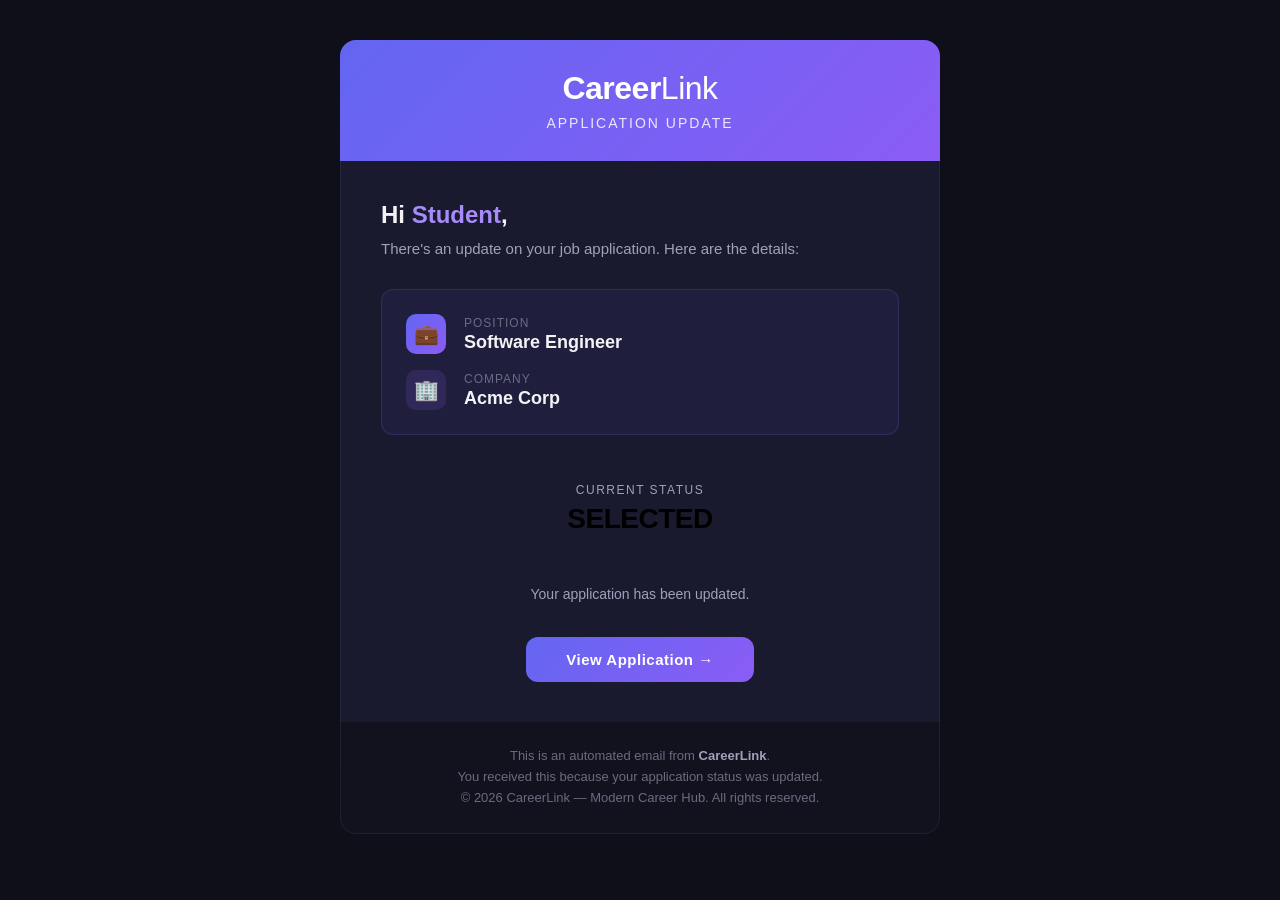
<file: src/main/resources/templates/email/status-update.html>
<!DOCTYPE html>
<html xmlns:th="http://www.thymeleaf.org">

<head>
    <meta charset="UTF-8">
    <meta name="viewport" content="width=device-width, initial-scale=1.0">
    <title>Application Status Update</title>
</head>

<body
    style="margin: 0; padding: 0; background-color: #0f0f1a; font-family: 'Segoe UI', Tahoma, Geneva, Verdana, sans-serif;">
    <table role="presentation" cellpadding="0" cellspacing="0" width="100%" style="background-color: #0f0f1a;">
        <tr>
            <td align="center" style="padding: 40px 20px;">
                <table role="presentation" cellpadding="0" cellspacing="0" width="600"
                    style="max-width: 600px; width: 100%;">

                    <!-- Header with Logo -->
                    <tr>
                        <td align="center"
                            style="padding: 30px 40px; background: linear-gradient(135deg, #6366f1 0%, #8b5cf6 100%); border-radius: 16px 16px 0 0;">
                            <h1
                                style="margin: 0; font-size: 32px; font-weight: 800; color: #ffffff; letter-spacing: -0.5px;">
                                Career<span style="font-weight: 400;">Link</span>
                            </h1>
                            <p
                                style="margin: 8px 0 0; font-size: 14px; color: rgba(255,255,255,0.85); letter-spacing: 2px; text-transform: uppercase;">
                                Application Update</p>
                        </td>
                    </tr>

                    <!-- Main Body -->
                    <tr>
                        <td
                            style="background-color: #1a1a2e; padding: 40px; border-left: 1px solid rgba(255,255,255,0.06); border-right: 1px solid rgba(255,255,255,0.06);">

                            <!-- Greeting -->
                            <h2 style="margin: 0 0 8px; font-size: 24px; color: #f3f3f6; font-weight: 600;">
                                Hi <span th:text="${studentName}" style="color: #a78bfa;">Student</span>,
                            </h2>
                            <p style="margin: 0 0 28px; font-size: 15px; color: #a0a0ba; line-height: 1.6;">
                                There's an update on your job application. Here are the details:
                            </p>

                            <!-- Job Details Card -->
                            <table role="presentation" cellpadding="0" cellspacing="0" width="100%"
                                style="margin-bottom: 24px;">
                                <tr>
                                    <td
                                        style="background: rgba(99,102,241,0.08); border: 1px solid rgba(99,102,241,0.2); border-radius: 12px; padding: 24px;">

                                        <!-- Job Title -->
                                        <table role="presentation" cellpadding="0" cellspacing="0" width="100%"
                                            style="margin-bottom: 16px;">
                                            <tr>
                                                <td style="width: 44px; vertical-align: top;">
                                                    <div
                                                        style="width: 40px; height: 40px; background: linear-gradient(135deg, #6366f1, #8b5cf6); border-radius: 10px; text-align: center; line-height: 40px; font-size: 20px;">
                                                        💼</div>
                                                </td>
                                                <td style="padding-left: 14px; vertical-align: middle;">
                                                    <p
                                                        style="margin: 0; font-size: 12px; color: #6b6b80; text-transform: uppercase; letter-spacing: 1px;">
                                                        Position</p>
                                                    <p style="margin: 2px 0 0; font-size: 18px; font-weight: 700; color: #f3f3f6;"
                                                        th:text="${jobTitle}">Software Engineer</p>
                                                </td>
                                            </tr>
                                        </table>

                                        <!-- Company -->
                                        <table role="presentation" cellpadding="0" cellspacing="0" width="100%">
                                            <tr>
                                                <td style="width: 44px; vertical-align: top;">
                                                    <div
                                                        style="width: 40px; height: 40px; background: rgba(139,92,246,0.15); border-radius: 10px; text-align: center; line-height: 40px; font-size: 20px;">
                                                        🏢</div>
                                                </td>
                                                <td style="padding-left: 14px; vertical-align: middle;">
                                                    <p
                                                        style="margin: 0; font-size: 12px; color: #6b6b80; text-transform: uppercase; letter-spacing: 1px;">
                                                        Company</p>
                                                    <p style="margin: 2px 0 0; font-size: 18px; font-weight: 700; color: #f3f3f6;"
                                                        th:text="${company}">Acme Corp</p>
                                                </td>
                                            </tr>
                                        </table>

                                    </td>
                                </tr>
                            </table>

                            <!-- Status Badge -->
                            <table role="presentation" cellpadding="0" cellspacing="0" width="100%">
                                <tr>
                                    <td align="center" style="padding: 24px; border-radius: 12px;"
                                        th:style="'padding: 24px; border-radius: 12px; background: ' + ${statusBgColor} + '; border: 1px solid ' + ${statusBorderColor} + ';'">
                                        <p
                                            style="margin: 0 0 6px; font-size: 12px; color: #a0a0ba; text-transform: uppercase; letter-spacing: 1.5px;">
                                            Current Status</p>
                                        <p style="margin: 0; font-size: 28px; font-weight: 800; letter-spacing: -0.5px;"
                                            th:style="'margin: 0; font-size: 28px; font-weight: 800; letter-spacing: -0.5px; color: ' + ${statusColor} + ';'"
                                            th:text="${status}">SELECTED</p>
                                    </td>
                                </tr>
                            </table>

                            <!-- Status Description -->
                            <p style="margin: 24px 0 0; font-size: 14px; color: #a0a0ba; line-height: 1.6; text-align: center;"
                                th:text="${statusMessage}">
                                Your application has been updated.
                            </p>

                            <!-- CTA Button -->
                            <table role="presentation" cellpadding="0" cellspacing="0" width="100%"
                                style="margin-top: 32px;">
                                <tr>
                                    <td align="center">
                                        <a href="http://localhost:8080"
                                            style="display: inline-block; padding: 14px 40px; background: linear-gradient(135deg, #6366f1 0%, #8b5cf6 100%); color: #ffffff; text-decoration: none; border-radius: 12px; font-size: 15px; font-weight: 600; letter-spacing: 0.5px;">
                                            View Application →
                                        </a>
                                    </td>
                                </tr>
                            </table>
                        </td>
                    </tr>

                    <!-- Footer -->
                    <tr>
                        <td
                            style="background-color: #12121f; padding: 24px 40px; border-radius: 0 0 16px 16px; border: 1px solid rgba(255,255,255,0.06); border-top: none;">
                            <p
                                style="margin: 0; font-size: 13px; color: #6b6b80; text-align: center; line-height: 1.6;">
                                This is an automated email from <strong style="color: #a0a0ba;">CareerLink</strong>.<br>
                                You received this because your application status was updated.<br>
                                © 2026 CareerLink — Modern Career Hub. All rights reserved.
                            </p>
                        </td>
                    </tr>

                </table>
            </td>
        </tr>
    </table>
</body>

</html>
</file>
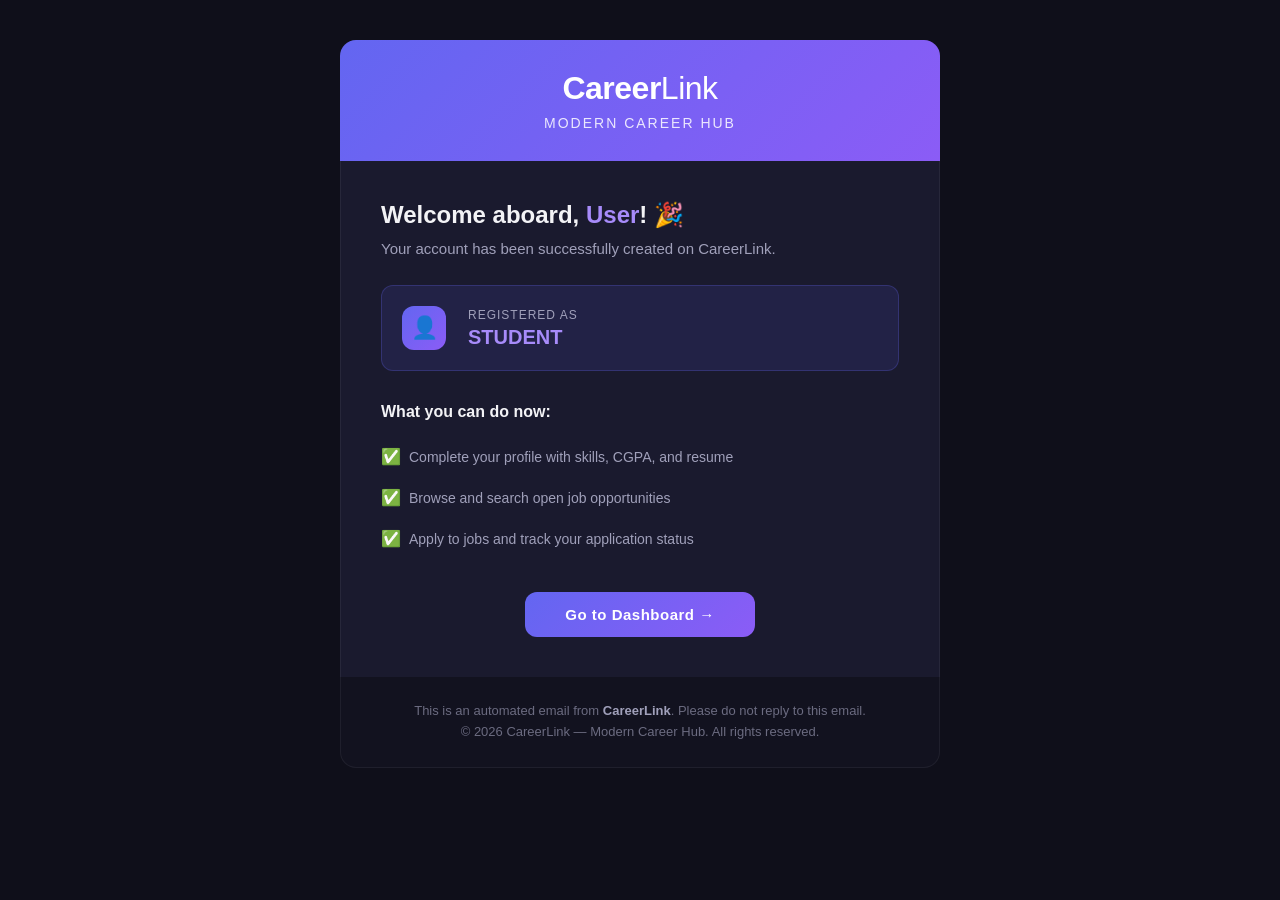
<file: src/main/resources/templates/email/welcome.html>
<!DOCTYPE html>
<html xmlns:th="http://www.thymeleaf.org">
<head>
    <meta charset="UTF-8">
    <meta name="viewport" content="width=device-width, initial-scale=1.0">
    <title>Welcome to CareerLink</title>
</head>
<body style="margin: 0; padding: 0; background-color: #0f0f1a; font-family: 'Segoe UI', Tahoma, Geneva, Verdana, sans-serif;">
    <table role="presentation" cellpadding="0" cellspacing="0" width="100%" style="background-color: #0f0f1a;">
        <tr>
            <td align="center" style="padding: 40px 20px;">
                <table role="presentation" cellpadding="0" cellspacing="0" width="600" style="max-width: 600px; width: 100%;">

                    <!-- Header with Logo -->
                    <tr>
                        <td align="center" style="padding: 30px 40px; background: linear-gradient(135deg, #6366f1 0%, #8b5cf6 100%); border-radius: 16px 16px 0 0;">
                            <h1 style="margin: 0; font-size: 32px; font-weight: 800; color: #ffffff; letter-spacing: -0.5px;">
                                Career<span style="font-weight: 400;">Link</span>
                            </h1>
                            <p style="margin: 8px 0 0; font-size: 14px; color: rgba(255,255,255,0.85); letter-spacing: 2px; text-transform: uppercase;">Modern Career Hub</p>
                        </td>
                    </tr>

                    <!-- Main Body -->
                    <tr>
                        <td style="background-color: #1a1a2e; padding: 40px; border-left: 1px solid rgba(255,255,255,0.06); border-right: 1px solid rgba(255,255,255,0.06);">

                            <!-- Greeting -->
                            <h2 style="margin: 0 0 8px; font-size: 24px; color: #f3f3f6; font-weight: 600;">
                                Welcome aboard, <span th:text="${username}" style="color: #a78bfa;">User</span>! 🎉
                            </h2>
                            <p style="margin: 0 0 24px; font-size: 15px; color: #a0a0ba; line-height: 1.6;">
                                Your account has been successfully created on CareerLink.
                            </p>

                            <!-- Role Badge -->
                            <table role="presentation" cellpadding="0" cellspacing="0" width="100%">
                                <tr>
                                    <td style="background: rgba(99,102,241,0.12); border: 1px solid rgba(99,102,241,0.25); border-radius: 12px; padding: 20px;">
                                        <table role="presentation" cellpadding="0" cellspacing="0" width="100%">
                                            <tr>
                                                <td style="width: 50px; vertical-align: top;">
                                                    <div style="width: 44px; height: 44px; background: linear-gradient(135deg, #6366f1, #8b5cf6); border-radius: 12px; text-align: center; line-height: 44px; font-size: 22px;">
                                                        👤
                                                    </div>
                                                </td>
                                                <td style="padding-left: 16px; vertical-align: middle;">
                                                    <p style="margin: 0; font-size: 12px; color: #a0a0ba; text-transform: uppercase; letter-spacing: 1px;">Registered As</p>
                                                    <p style="margin: 4px 0 0; font-size: 20px; font-weight: 700; color: #a78bfa;" th:text="${role}">STUDENT</p>
                                                </td>
                                            </tr>
                                        </table>
                                    </td>
                                </tr>
                            </table>

                            <!-- What's Next Section -->
                            <h3 style="margin: 32px 0 16px; font-size: 16px; color: #f3f3f6; font-weight: 600;">What you can do now:</h3>

                            <table role="presentation" cellpadding="0" cellspacing="0" width="100%">
                                <tr>
                                    <td style="padding: 10px 0;">
                                        <table role="presentation" cellpadding="0" cellspacing="0">
                                            <tr>
                                                <td style="width: 28px; vertical-align: top; color: #10b981; font-size: 16px;">✅</td>
                                                <td style="font-size: 14px; color: #a0a0ba; line-height: 1.5;">Complete your profile with skills, CGPA, and resume</td>
                                            </tr>
                                        </table>
                                    </td>
                                </tr>
                                <tr>
                                    <td style="padding: 10px 0;">
                                        <table role="presentation" cellpadding="0" cellspacing="0">
                                            <tr>
                                                <td style="width: 28px; vertical-align: top; color: #10b981; font-size: 16px;">✅</td>
                                                <td style="font-size: 14px; color: #a0a0ba; line-height: 1.5;">Browse and search open job opportunities</td>
                                            </tr>
                                        </table>
                                    </td>
                                </tr>
                                <tr>
                                    <td style="padding: 10px 0;">
                                        <table role="presentation" cellpadding="0" cellspacing="0">
                                            <tr>
                                                <td style="width: 28px; vertical-align: top; color: #10b981; font-size: 16px;">✅</td>
                                                <td style="font-size: 14px; color: #a0a0ba; line-height: 1.5;">Apply to jobs and track your application status</td>
                                            </tr>
                                        </table>
                                    </td>
                                </tr>
                            </table>

                            <!-- CTA Button -->
                            <table role="presentation" cellpadding="0" cellspacing="0" width="100%" style="margin-top: 32px;">
                                <tr>
                                    <td align="center">
                                        <a href="http://localhost:8080" style="display: inline-block; padding: 14px 40px; background: linear-gradient(135deg, #6366f1 0%, #8b5cf6 100%); color: #ffffff; text-decoration: none; border-radius: 12px; font-size: 15px; font-weight: 600; letter-spacing: 0.5px;">
                                            Go to Dashboard →
                                        </a>
                                    </td>
                                </tr>
                            </table>
                        </td>
                    </tr>

                    <!-- Footer -->
                    <tr>
                        <td style="background-color: #12121f; padding: 24px 40px; border-radius: 0 0 16px 16px; border: 1px solid rgba(255,255,255,0.06); border-top: none;">
                            <p style="margin: 0; font-size: 13px; color: #6b6b80; text-align: center; line-height: 1.6;">
                                This is an automated email from <strong style="color: #a0a0ba;">CareerLink</strong>. Please do not reply to this email.<br>
                                © 2026 CareerLink — Modern Career Hub. All rights reserved.
                            </p>
                        </td>
                    </tr>

                </table>
            </td>
        </tr>
    </table>
</body>
</html>
</file>
